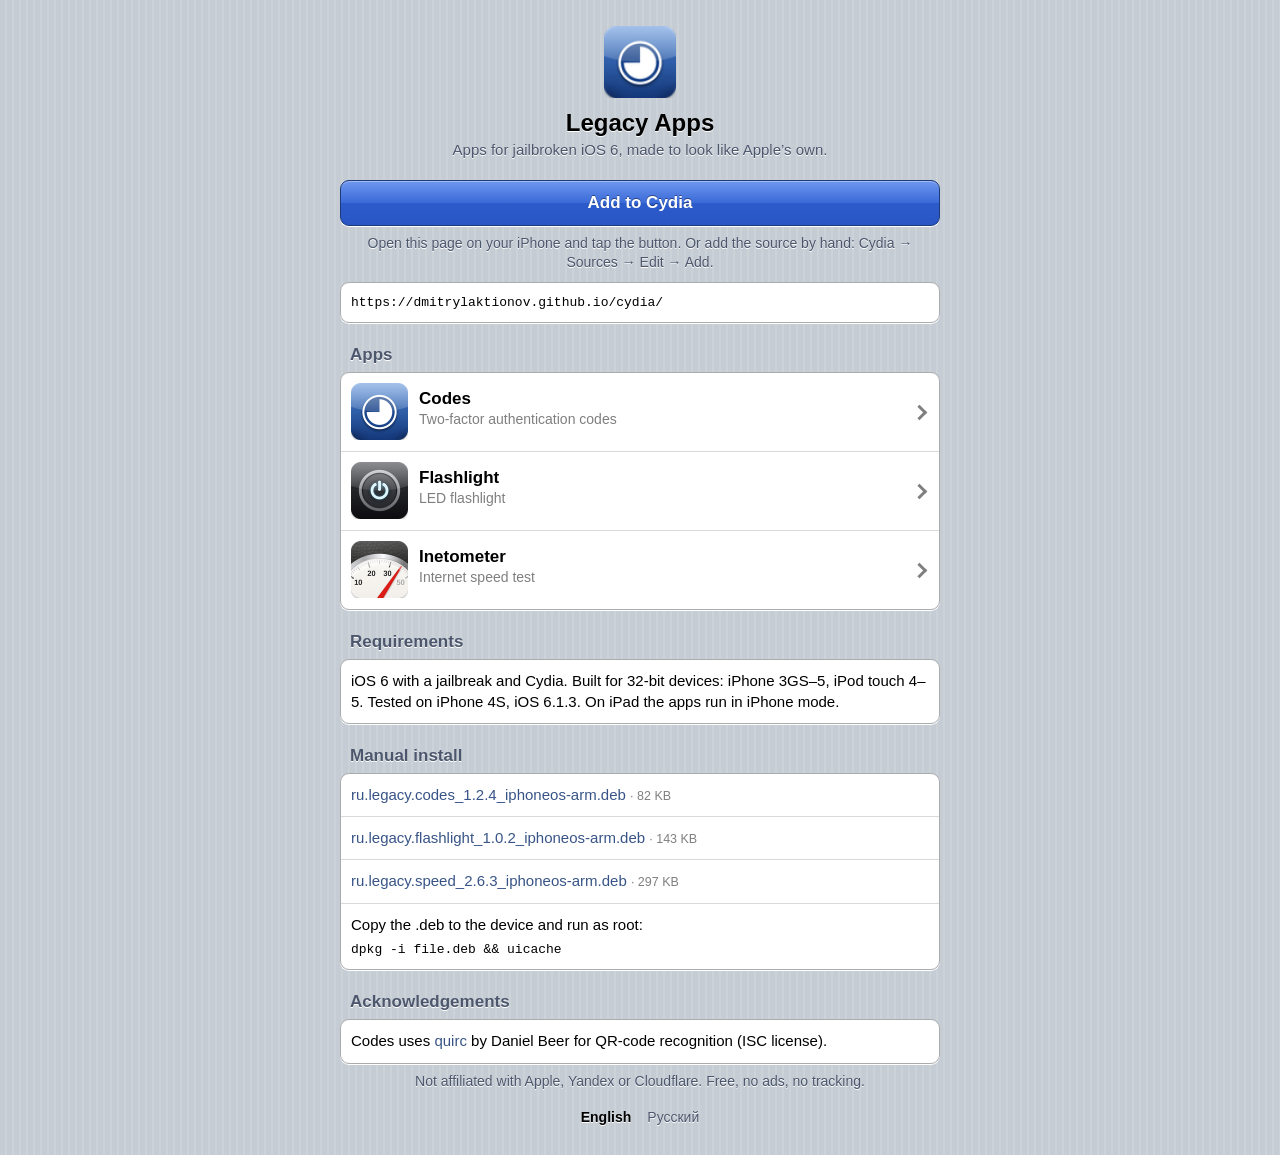
<file: index.html>
<!DOCTYPE html>
<html class="en"><head><meta charset="utf-8">
<meta name="viewport" content="width=device-width,initial-scale=1">
<title>Legacy Apps — Cydia repository for iOS 6</title><link rel="stylesheet" href="style.css"><script>
(function(){var l;try{l=localStorage.getItem('lang')}catch(x){}
if(!l){l=(navigator.language||navigator.userLanguage||'en').toLowerCase().indexOf('ru')==0?'ru':'en'}
document.documentElement.className=l;
window.setLang=function(v){try{localStorage.setItem('lang',v)}catch(x){}document.documentElement.className=v;return false};})();
</script></head>
<body><div class="wrap">

<div class="hero"><img src="CydiaIcon.png" alt=""><h1>Legacy Apps</h1>
<p><span class="t-en">Apps for jailbroken iOS 6, made to look like Apple’s own.</span><span class="t-ru">Приложения для iOS 6 с джейлбрейком — в стиле родных приложений Apple.</span></p></div>

<a class="btn" href="cydia://url/https://cydia.saurik.com/api/share#?source=https://dmitrylaktionov.github.io/cydia/"><span class="t-en">Add to Cydia</span><span class="t-ru">Добавить в Cydia</span></a>
<p class="foot"><span class="t-en">Open this page on your iPhone and tap the button. Or add the source by hand: Cydia → Sources → Edit → Add.</span><span class="t-ru">Откройте эту страницу на iPhone и нажмите кнопку. Или добавьте источник вручную: Cydia → Sources → Edit → Add.</span></p>
<div class="group" style="margin-top:10px"><div class="row src">https://dmitrylaktionov.github.io/cydia/</div></div>

<h2><span class="t-en">Apps</span><span class="t-ru">Приложения</span></h2>
<div class="group"><a class="app" href="depictions/ru.legacy.codes/"><img src="icons/ru.legacy.codes.png" alt=""><b><span class="t-en">Codes</span><span class="t-ru">Коды</span></b><small><span class="t-en">Two-factor authentication codes</span><span class="t-ru">Коды двухфакторной аутентификации</span></small></a><a class="app" href="depictions/ru.legacy.flashlight/"><img src="icons/ru.legacy.flashlight.png" alt=""><b><span class="t-en">Flashlight</span><span class="t-ru">Фонарик</span></b><small><span class="t-en">LED flashlight</span><span class="t-ru">Светодиодный фонарик</span></small></a><a class="app" href="depictions/ru.legacy.speed/"><img src="icons/ru.legacy.speed.png" alt=""><b><span class="t-en">Inetometer</span><span class="t-ru">Инетометр</span></b><small><span class="t-en">Internet speed test</span><span class="t-ru">Измерение скорости интернета</span></small></a></div>

<h2><span class="t-en">Requirements</span><span class="t-ru">Требования</span></h2>
<div class="group"><div class="row">
<div class="t-en">iOS 6 with a jailbreak and Cydia. Built for 32-bit devices: iPhone 3GS–5, iPod touch 4–5. Tested on iPhone 4S, iOS 6.1.3. On iPad the apps run in iPhone mode.</div><div class="t-ru">iOS 6 с джейлбрейком и Cydia. Собрано для 32-битных устройств: iPhone 3GS–5, iPod touch 4–5. Проверено на iPhone 4S, iOS 6.1.3. На iPad приложения запускаются в режиме iPhone.</div>
</div></div>

<h2><span class="t-en">Manual install</span><span class="t-ru">Установка вручную</span></h2>
<div class="group"><div class="row dl"><a href="debs/ru.legacy.codes_1.2.4_iphoneos-arm.deb">ru.legacy.codes_1.2.4_iphoneos-arm.deb</a> <small>· 82 KB</small></div><div class="row dl"><a href="debs/ru.legacy.flashlight_1.0.2_iphoneos-arm.deb">ru.legacy.flashlight_1.0.2_iphoneos-arm.deb</a> <small>· 143 KB</small></div><div class="row dl"><a href="debs/ru.legacy.speed_2.6.3_iphoneos-arm.deb">ru.legacy.speed_2.6.3_iphoneos-arm.deb</a> <small>· 297 KB</small></div>
<div class="row"><div class="t-en">Copy the .deb to the device and run as root:</div><div class="t-ru">Скопируйте .deb на устройство и выполните от root:</div>
<div class="src" style="margin-top:6px">dpkg -i file.deb &amp;&amp; uicache</div></div></div>

<h2><span class="t-en">Acknowledgements</span><span class="t-ru">Благодарности</span></h2>
<div class="group"><div class="row">
<div class="t-en">Codes uses <a href="https://github.com/dlbeer/quirc">quirc</a> by Daniel Beer for QR-code recognition (ISC license).</div><div class="t-ru">«Коды» используют библиотеку <a href="https://github.com/dlbeer/quirc">quirc</a> Дэниела Бира для распознавания QR-кодов (лицензия ISC).</div>
</div></div>
<p class="foot"><span class="t-en">Not affiliated with Apple, Yandex or Cloudflare. Free, no ads, no tracking.</span><span class="t-ru">Не связано с Apple, Яндексом или Cloudflare. Бесплатно, без рекламы и слежки.</span></p>
<div class="lang"><a href="#" class="l-en" onclick="return setLang('en')">English</a><a href="#" class="l-ru" onclick="return setLang('ru')">Русский</a></div>

</div></body></html>
</file>
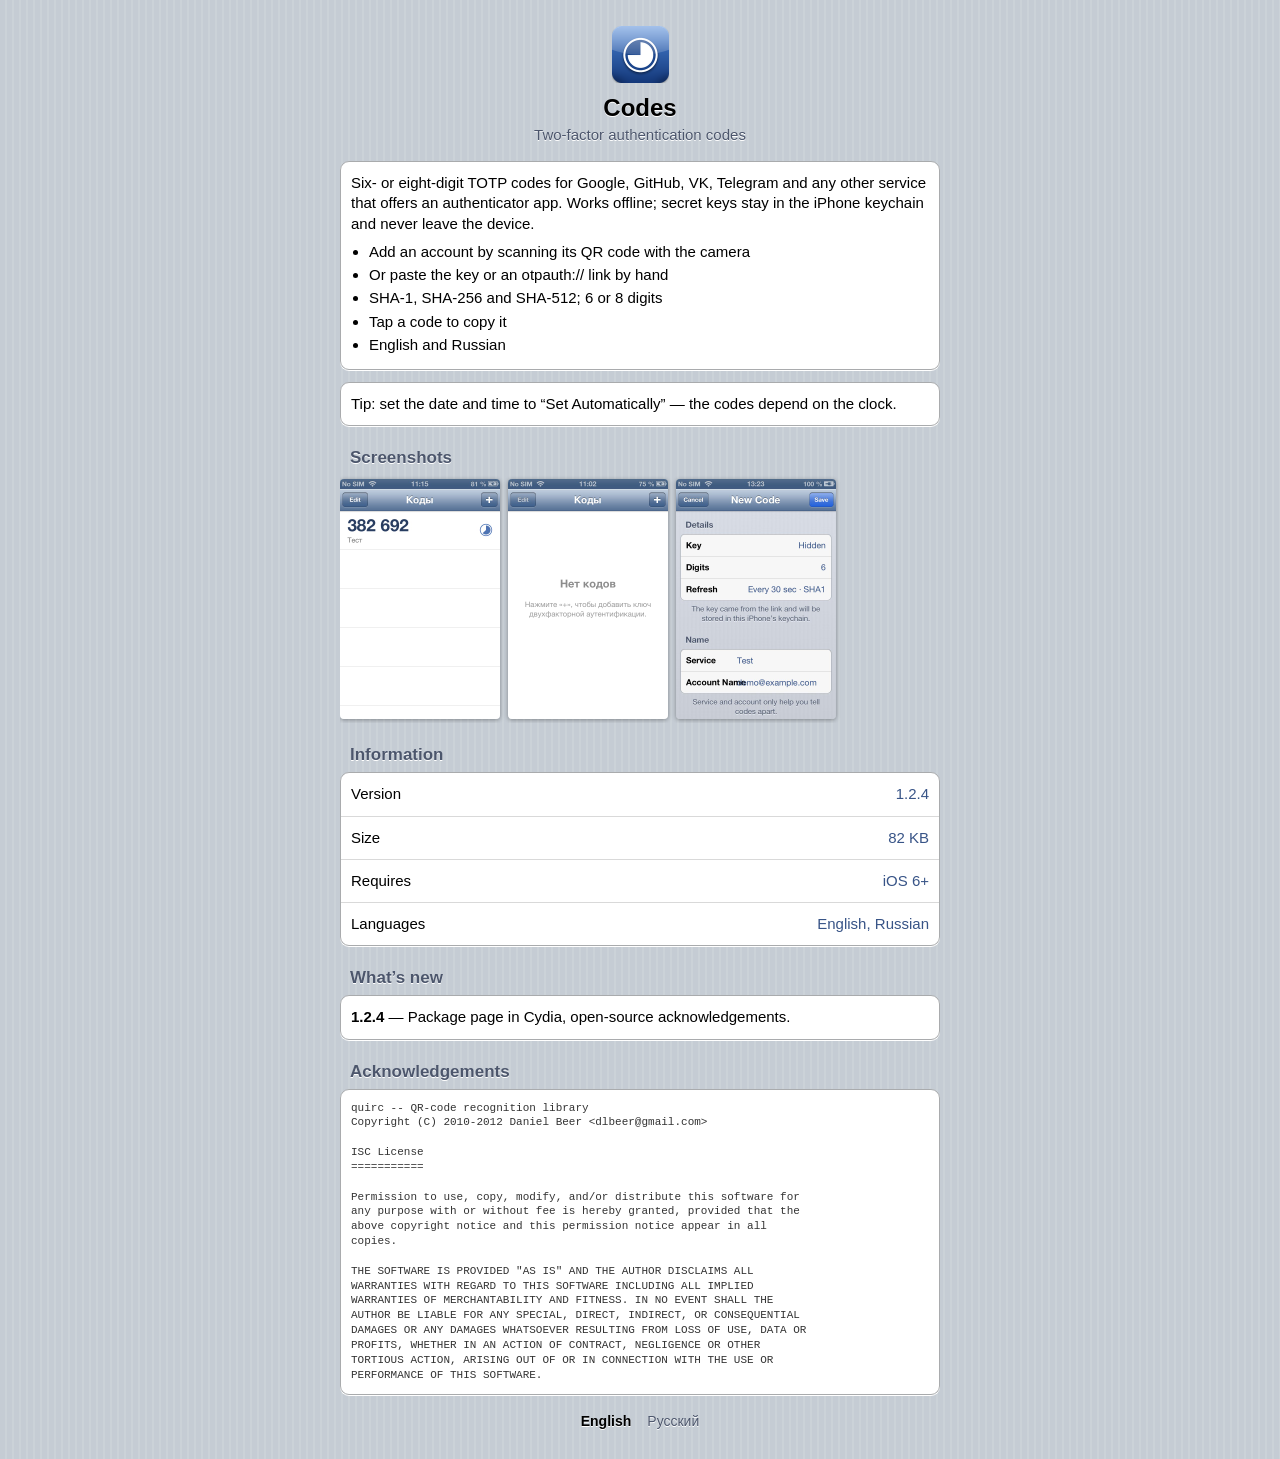
<file: depictions/ru.legacy.codes/index.html>
<!DOCTYPE html>
<html class="en"><head><meta charset="utf-8">
<meta name="viewport" content="width=device-width,initial-scale=1">
<title>Codes — Legacy Apps</title><link rel="stylesheet" href="../../style.css"><script>
(function(){var l;try{l=localStorage.getItem('lang')}catch(x){}
if(!l){l=(navigator.language||navigator.userLanguage||'en').toLowerCase().indexOf('ru')==0?'ru':'en'}
document.documentElement.className=l;
window.setLang=function(v){try{localStorage.setItem('lang',v)}catch(x){}document.documentElement.className=v;return false};})();
</script></head>
<body><div class="wrap">

<div class="hero"><img src="../../icons/ru.legacy.codes.png" alt="" style="width:57px;height:57px">
<h1><span class="t-en">Codes</span><span class="t-ru">Коды</span></h1><p><span class="t-en">Two-factor authentication codes</span><span class="t-ru">Коды двухфакторной аутентификации</span></p></div>
<div class="group" style="margin-top:14px"><div class="row"><div class="t-en">Six- or eight-digit TOTP codes for Google, GitHub, VK, Telegram and any other service that offers an authenticator app. Works offline; secret keys stay in the iPhone keychain and never leave the device.</div><div class="t-ru">Шести- и восьмизначные TOTP-коды для Google, GitHub, ВКонтакте, Telegram и любого сервиса, который предлагает приложение-аутентификатор. Работает без интернета; секретные ключи хранятся в связке ключей iPhone и никуда не отправляются.</div>
<ul style="margin-top:8px"><li><span class="t-en">Add an account by scanning its QR code with the camera</span><span class="t-ru">Добавление аккаунта сканированием QR-кода камерой</span></li><li><span class="t-en">Or paste the key or an otpauth:// link by hand</span><span class="t-ru">Или вставьте ключ либо ссылку otpauth:// вручную</span></li><li><span class="t-en">SHA-1, SHA-256 and SHA-512; 6 or 8 digits</span><span class="t-ru">SHA-1, SHA-256 и SHA-512; 6 или 8 цифр</span></li><li><span class="t-en">Tap a code to copy it</span><span class="t-ru">Нажмите на код, чтобы скопировать</span></li><li><span class="t-en">English and Russian</span><span class="t-ru">Английский и русский языки</span></li></ul></div></div>
<div class="group" style="margin-top:12px"><div class="row"><div class="t-en">Tip: set the date and time to “Set Automatically” — the codes depend on the clock.</div><div class="t-ru">Совет: включите «Дата и время → Автоматически» — коды зависят от часов.</div></div></div>
<h2><span class="t-en">Screenshots</span><span class="t-ru">Снимки экрана</span></h2><div class="shots"><img src="../../screenshots/ru.legacy.codes-1.jpg" alt=""><img src="../../screenshots/ru.legacy.codes-2.jpg" alt=""><img src="../../screenshots/ru.legacy.codes-3.jpg" alt=""></div>
<h2><span class="t-en">Information</span><span class="t-ru">Информация</span></h2>
<div class="group">
<div class="row kv"><span class="t-en">Version</span><span class="t-ru">Версия</span><span class="v">1.2.4</span></div>
<div class="row kv"><span class="t-en">Size</span><span class="t-ru">Размер</span><span class="v">82 KB</span></div>
<div class="row kv"><span class="t-en">Requires</span><span class="t-ru">Требуется</span><span class="v">iOS 6+</span></div>
<div class="row kv"><span class="t-en">Languages</span><span class="t-ru">Языки</span><span class="v"><span class="t-en">English, Russian</span><span class="t-ru">Английский, русский</span></span></div>
</div>
<h2><span class="t-en">What’s new</span><span class="t-ru">Что нового</span></h2>
<div class="group"><div class="row"><b>1.2.4</b> — <span class="t-en">Package page in Cydia, open-source acknowledgements.</span><span class="t-ru">Страница пакета в Cydia, благодарности авторам open-source.</span></div></div>
<h2><span class="t-en">Acknowledgements</span><span class="t-ru">Благодарности</span></h2><div class="group"><div class="row"><pre>quirc -- QR-code recognition library
Copyright (C) 2010-2012 Daniel Beer &lt;dlbeer@gmail.com&gt;

ISC License
===========

Permission to use, copy, modify, and/or distribute this software for
any purpose with or without fee is hereby granted, provided that the
above copyright notice and this permission notice appear in all
copies.

THE SOFTWARE IS PROVIDED &quot;AS IS&quot; AND THE AUTHOR DISCLAIMS ALL
WARRANTIES WITH REGARD TO THIS SOFTWARE INCLUDING ALL IMPLIED
WARRANTIES OF MERCHANTABILITY AND FITNESS. IN NO EVENT SHALL THE
AUTHOR BE LIABLE FOR ANY SPECIAL, DIRECT, INDIRECT, OR CONSEQUENTIAL
DAMAGES OR ANY DAMAGES WHATSOEVER RESULTING FROM LOSS OF USE, DATA OR
PROFITS, WHETHER IN AN ACTION OF CONTRACT, NEGLIGENCE OR OTHER
TORTIOUS ACTION, ARISING OUT OF OR IN CONNECTION WITH THE USE OR
PERFORMANCE OF THIS SOFTWARE.
</pre></div></div>
<div class="lang"><a href="#" class="l-en" onclick="return setLang('en')">English</a><a href="#" class="l-ru" onclick="return setLang('ru')">Русский</a></div>

</div></body></html>
</file>
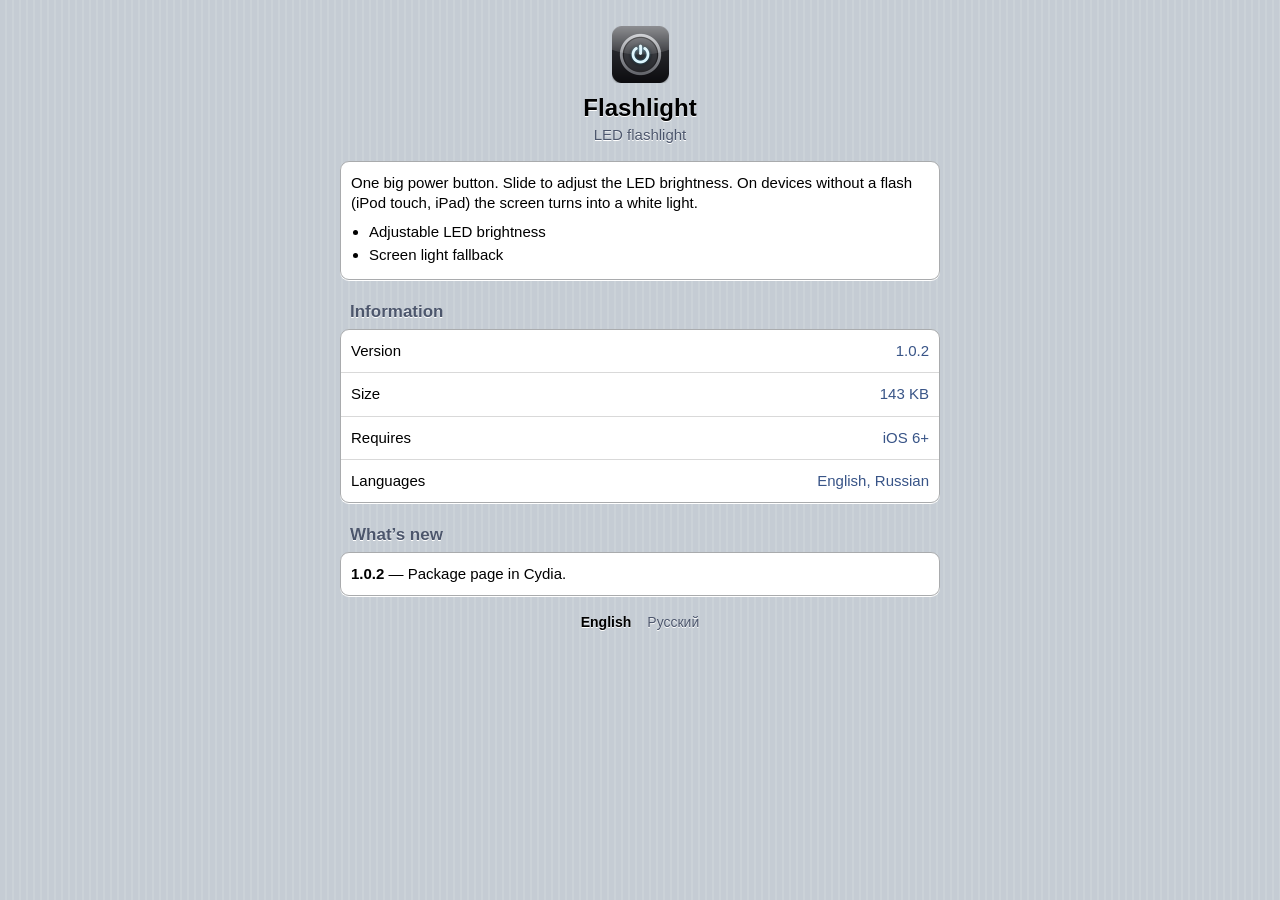
<file: depictions/ru.legacy.flashlight/index.html>
<!DOCTYPE html>
<html class="en"><head><meta charset="utf-8">
<meta name="viewport" content="width=device-width,initial-scale=1">
<title>Flashlight — Legacy Apps</title><link rel="stylesheet" href="../../style.css"><script>
(function(){var l;try{l=localStorage.getItem('lang')}catch(x){}
if(!l){l=(navigator.language||navigator.userLanguage||'en').toLowerCase().indexOf('ru')==0?'ru':'en'}
document.documentElement.className=l;
window.setLang=function(v){try{localStorage.setItem('lang',v)}catch(x){}document.documentElement.className=v;return false};})();
</script></head>
<body><div class="wrap">

<div class="hero"><img src="../../icons/ru.legacy.flashlight.png" alt="" style="width:57px;height:57px">
<h1><span class="t-en">Flashlight</span><span class="t-ru">Фонарик</span></h1><p><span class="t-en">LED flashlight</span><span class="t-ru">Светодиодный фонарик</span></p></div>
<div class="group" style="margin-top:14px"><div class="row"><div class="t-en">One big power button. Slide to adjust the LED brightness. On devices without a flash (iPod touch, iPad) the screen turns into a white light.</div><div class="t-ru">Одна большая кнопка включения. Яркость светодиода регулируется. На устройствах без вспышки (iPod touch, iPad) светит экран.</div>
<ul style="margin-top:8px"><li><span class="t-en">Adjustable LED brightness</span><span class="t-ru">Регулируемая яркость светодиода</span></li><li><span class="t-en">Screen light fallback</span><span class="t-ru">Подсветка экраном, если вспышки нет</span></li></ul></div></div>


<h2><span class="t-en">Information</span><span class="t-ru">Информация</span></h2>
<div class="group">
<div class="row kv"><span class="t-en">Version</span><span class="t-ru">Версия</span><span class="v">1.0.2</span></div>
<div class="row kv"><span class="t-en">Size</span><span class="t-ru">Размер</span><span class="v">143 KB</span></div>
<div class="row kv"><span class="t-en">Requires</span><span class="t-ru">Требуется</span><span class="v">iOS 6+</span></div>
<div class="row kv"><span class="t-en">Languages</span><span class="t-ru">Языки</span><span class="v"><span class="t-en">English, Russian</span><span class="t-ru">Английский, русский</span></span></div>
</div>
<h2><span class="t-en">What’s new</span><span class="t-ru">Что нового</span></h2>
<div class="group"><div class="row"><b>1.0.2</b> — <span class="t-en">Package page in Cydia.</span><span class="t-ru">Страница пакета в Cydia.</span></div></div>

<div class="lang"><a href="#" class="l-en" onclick="return setLang('en')">English</a><a href="#" class="l-ru" onclick="return setLang('ru')">Русский</a></div>

</div></body></html>
</file>
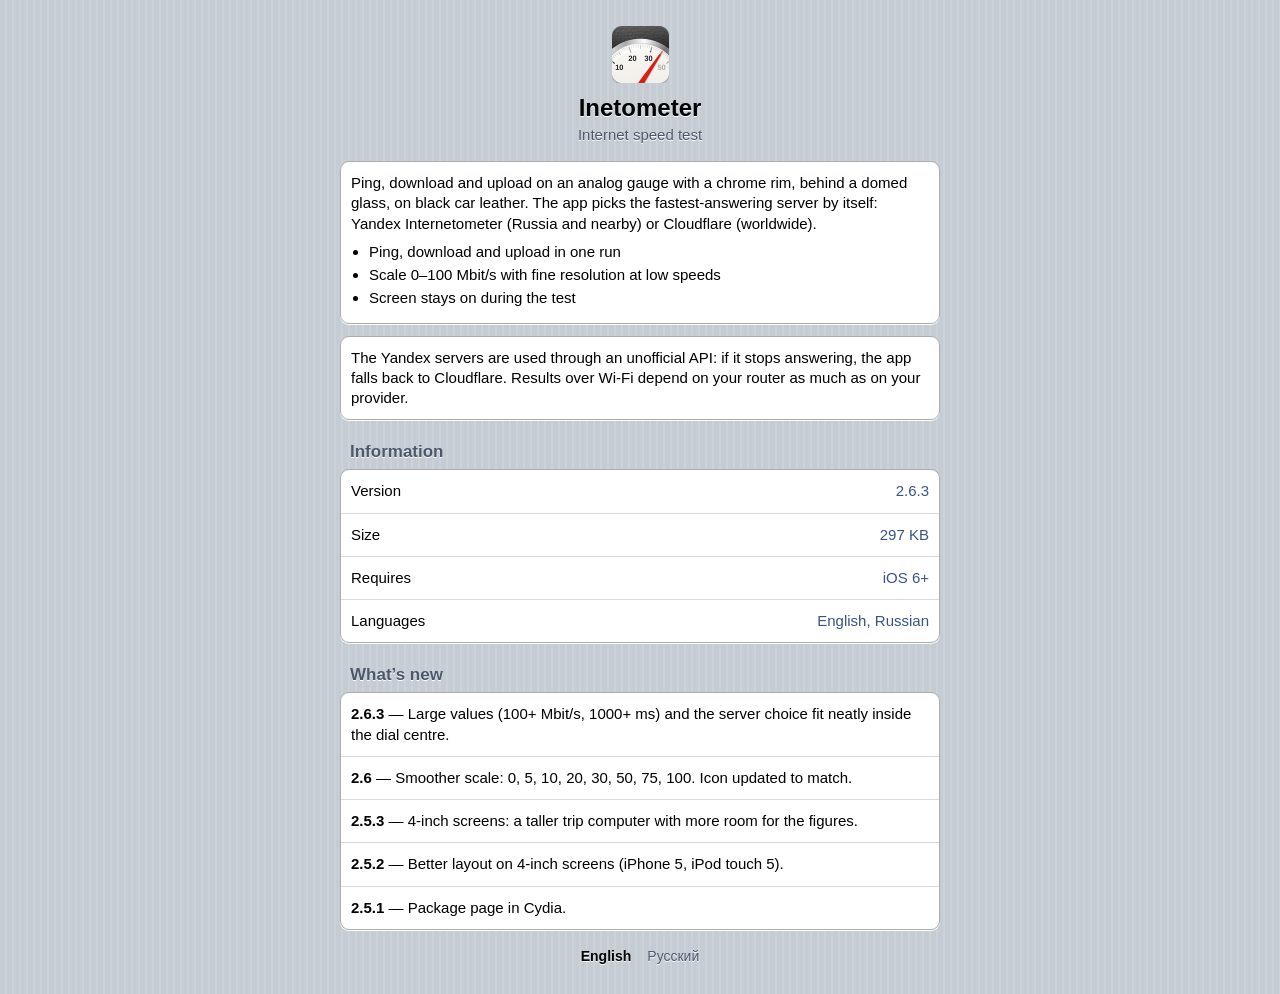
<file: depictions/ru.legacy.speed/index.html>
<!DOCTYPE html>
<html class="en"><head><meta charset="utf-8">
<meta name="viewport" content="width=device-width,initial-scale=1">
<title>Inetometer — Legacy Apps</title><link rel="stylesheet" href="../../style.css"><script>
(function(){var l;try{l=localStorage.getItem('lang')}catch(x){}
if(!l){l=(navigator.language||navigator.userLanguage||'en').toLowerCase().indexOf('ru')==0?'ru':'en'}
document.documentElement.className=l;
window.setLang=function(v){try{localStorage.setItem('lang',v)}catch(x){}document.documentElement.className=v;return false};})();
</script></head>
<body><div class="wrap">

<div class="hero"><img src="../../icons/ru.legacy.speed.png" alt="" style="width:57px;height:57px">
<h1><span class="t-en">Inetometer</span><span class="t-ru">Инетометр</span></h1><p><span class="t-en">Internet speed test</span><span class="t-ru">Измерение скорости интернета</span></p></div>
<div class="group" style="margin-top:14px"><div class="row"><div class="t-en">Ping, download and upload on an analog gauge with a chrome rim, behind a domed glass, on black car leather. The app picks the fastest-answering server by itself: Yandex Internetometer (Russia and nearby) or Cloudflare (worldwide).</div><div class="t-ru">Пинг, скорость загрузки и отдачи на стрелочном приборе в хромированном ободе под выпуклым стеклом, на чёрной автомобильной коже. Сервер выбирается сам — тот, что ответил быстрее: Яндекс.Интернетометр (Россия и рядом) или Cloudflare (весь мир).</div>
<ul style="margin-top:8px"><li><span class="t-en">Ping, download and upload in one run</span><span class="t-ru">Пинг, загрузка и отдача за один замер</span></li><li><span class="t-en">Scale 0–100 Mbit/s with fine resolution at low speeds</span><span class="t-ru">Шкала 0–100 Мбит/с, подробная на малых скоростях</span></li><li><span class="t-en">Screen stays on during the test</span><span class="t-ru">Экран не гаснет во время замера</span></li></ul></div></div>
<div class="group" style="margin-top:12px"><div class="row"><div class="t-en">The Yandex servers are used through an unofficial API: if it stops answering, the app falls back to Cloudflare. Results over Wi-Fi depend on your router as much as on your provider.</div><div class="t-ru">Серверы Яндекса используются через неофициальный API: если он перестанет отвечать, приложение возьмёт Cloudflare. Результат по Wi-Fi зависит от роутера не меньше, чем от провайдера.</div></div></div>

<h2><span class="t-en">Information</span><span class="t-ru">Информация</span></h2>
<div class="group">
<div class="row kv"><span class="t-en">Version</span><span class="t-ru">Версия</span><span class="v">2.6.3</span></div>
<div class="row kv"><span class="t-en">Size</span><span class="t-ru">Размер</span><span class="v">297 KB</span></div>
<div class="row kv"><span class="t-en">Requires</span><span class="t-ru">Требуется</span><span class="v">iOS 6+</span></div>
<div class="row kv"><span class="t-en">Languages</span><span class="t-ru">Языки</span><span class="v"><span class="t-en">English, Russian</span><span class="t-ru">Английский, русский</span></span></div>
</div>
<h2><span class="t-en">What’s new</span><span class="t-ru">Что нового</span></h2>
<div class="group"><div class="row"><b>2.6.3</b> — <span class="t-en">Large values (100+ Mbit/s, 1000+ ms) and the server choice fit neatly inside the dial centre.</span><span class="t-ru">Большие значения (от 100 Мбит/с, от 1000 мс) и выбор сервера аккуратно помещаются в центре циферблата.</span></div><div class="row"><b>2.6</b> — <span class="t-en">Smoother scale: 0, 5, 10, 20, 30, 50, 75, 100. Icon updated to match.</span><span class="t-ru">Более плавная шкала: 0, 5, 10, 20, 30, 50, 75, 100. Иконка обновлена под неё.</span></div><div class="row"><b>2.5.3</b> — <span class="t-en">4-inch screens: a taller trip computer with more room for the figures.</span><span class="t-ru">4-дюймовые экраны: бортовой компьютер выше, у показателей больше воздуха.</span></div><div class="row"><b>2.5.2</b> — <span class="t-en">Better layout on 4-inch screens (iPhone 5, iPod touch 5).</span><span class="t-ru">Лучше компоновка на 4-дюймовых экранах (iPhone 5, iPod touch 5).</span></div><div class="row"><b>2.5.1</b> — <span class="t-en">Package page in Cydia.</span><span class="t-ru">Страница пакета в Cydia.</span></div></div>

<div class="lang"><a href="#" class="l-en" onclick="return setLang('en')">English</a><a href="#" class="l-ru" onclick="return setLang('ru')">Русский</a></div>

</div></body></html>
</file>
<file: style.css>
*{margin:0;padding:0}
html{-webkit-text-size-adjust:100%}
body{font-family:"Helvetica Neue",Helvetica,Arial,sans-serif;font-size:15px;color:#000;
 background:#c5ccd4;
 background-image:-webkit-repeating-linear-gradient(left,#c5ccd4 0,#c5ccd4 5px,#cbd2d8 5px,#cbd2d8 7px);
 background-image:repeating-linear-gradient(90deg,#c5ccd4 0,#c5ccd4 5px,#cbd2d8 5px,#cbd2d8 7px);
 padding:0 0 30px}
.en .t-ru,.ru .t-en{display:none}
.wrap{max-width:600px;margin:0 auto;padding:0 10px}
h2{font-size:17px;color:#4c566c;text-shadow:0 1px 0 #fff;margin:22px 10px 7px}
.group{background:#fff;border:1px solid #a9abad;border-radius:9px;box-shadow:0 1px 0 #fff;overflow:hidden}
.row{padding:11px 10px;border-top:1px solid #d9d9d9;line-height:1.35}
.row:first-child{border-top:0}
.foot{font-size:14px;color:#4c566c;text-shadow:0 1px 0 #fff;text-align:center;margin:8px 15px 0;line-height:1.35}
a{color:#385487;text-decoration:none}
.app{display:block;color:#000;position:relative;padding:10px 30px 10px 78px;min-height:58px;border-top:1px solid #d9d9d9}
.app:first-child{border-top:0}
.app img{position:absolute;left:10px;top:10px;width:57px;height:57px}
.app b{display:block;font-size:17px;margin-top:6px}
.app small{display:block;color:#7f7f7f;font-size:14px;margin-top:2px}
.app:after{content:"";position:absolute;right:14px;top:50%;margin-top:-5px;width:8px;height:8px;
 border:solid #7f7f7f;border-width:3px 3px 0 0;-webkit-transform:rotate(45deg);transform:rotate(45deg)}
.hero{text-align:center;padding:26px 0 4px}
.hero img{width:72px;height:72px}
.hero h1{font-size:24px;text-shadow:0 1px 0 #fff;margin-top:8px}
.hero p{color:#4c566c;text-shadow:0 1px 0 #fff;margin-top:4px}
.btn{display:block;text-align:center;color:#fff;font-weight:bold;font-size:17px;padding:12px;
 border:1px solid #1d3a7a;border-radius:9px;text-shadow:0 -1px 0 rgba(0,0,0,.4);
 background:#3a6ad8;background-image:-webkit-linear-gradient(top,#6f97ee,#3a6ad8 50%,#2c5bcc 51%,#2a56c4);
 background-image:linear-gradient(to bottom,#6f97ee,#3a6ad8 50%,#2c5bcc 51%,#2a56c4);
 box-shadow:inset 0 1px 0 rgba(255,255,255,.35),0 1px 0 #fff;margin-top:18px}
.src{font-family:Menlo,Courier,monospace;font-size:13px;word-break:break-all}
.lang{text-align:center;margin-top:18px;font-size:14px}
.lang a{color:#4c566c;text-shadow:0 1px 0 #fff;padding:0 8px}
.ru .lang .l-ru,.en .lang .l-en{font-weight:bold;color:#000}
ul{margin-left:18px}
li{margin:3px 0}
.shots{white-space:nowrap;overflow-x:auto;-webkit-overflow-scrolling:touch;padding:4px 0}
.shots img{width:160px;height:240px;border-radius:4px;margin-right:8px;
 box-shadow:0 1px 4px rgba(0,0,0,.35);vertical-align:top}
.kv{overflow:hidden}
.kv span.v{float:right;color:#385487}
pre{white-space:pre-wrap;font-family:Menlo,Courier,monospace;font-size:11px;color:#333}
.dl small{color:#7f7f7f}
</file>
